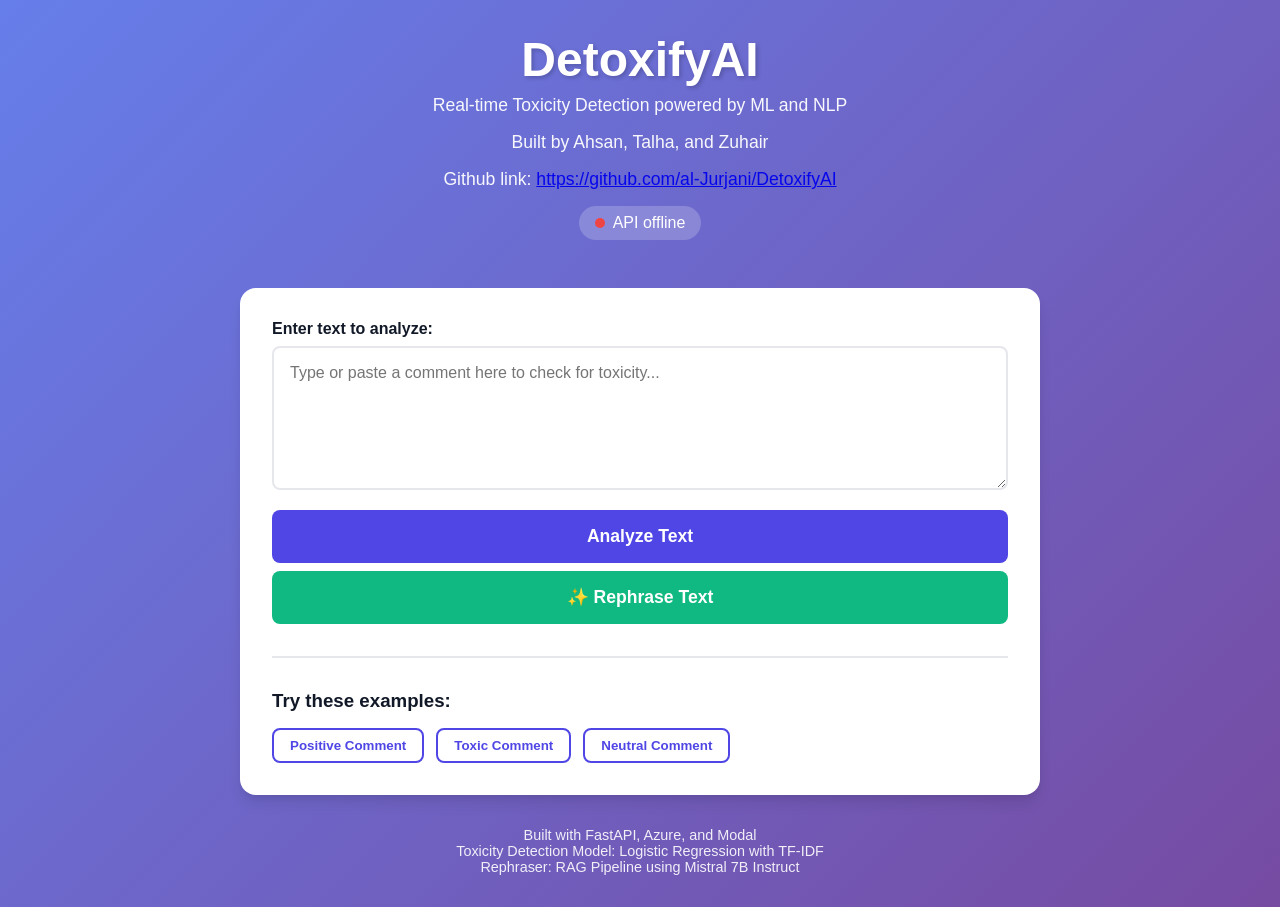
<file: frontend/index.html>
<!DOCTYPE html>
<html lang="en">
<head>
    <meta charset="UTF-8">
    <meta name="viewport" content="width=device-width, initial-scale=1.0">
    <title>DetoxifyAI - Toxicity Detection</title>
    <link rel="stylesheet" href="styles.css">
</head>
<body>
    <div class="container">
        <header>
            <h1>DetoxifyAI</h1>
            <p class="subtitle">Real-time Toxicity Detection powered by ML and NLP</p>
            <p class="subtitle"> Built by Ahsan, Talha, and Zuhair</p>
            <p class="subtitle"> Github link: <a href="https://github.com/al-Jurjani/DetoxifyAI" target="_blank">https://github.com/al-Jurjani/DetoxifyAI</a></p>
            <div class="status-indicator">
                <span class="status-dot" id="statusDot"></span>
                <span id="statusText">Checking connection...</span>
            </div>
        </header>

        <main>
            <div class="input-section">
                <label for="textInput">Enter text to analyze:</label>
                <textarea
                    id="textInput"
                    placeholder="Type or paste a comment here to check for toxicity..."
                    rows="6"
                ></textarea>
                <button id="analyzeBtn" class="btn-primary">
                    <span id="btnText">Analyze Text</span>
                    <span id="btnLoader" class="loader hidden"></span>
                </button>
                <button id="rephraseBtn" class="btn-secondary" onclick="rephraseText()">
                    ✨ Rephrase Text
                </button>
            </div>

            <div class="results-section hidden" id="resultsSection">
                <h2>Analysis Results</h2>

                <div class="result-card" id="resultCard">
                    <div class="prediction-badge" id="predictionBadge">
                        <span id="predictionText">NON-TOXIC</span>
                    </div>

                    <div class="confidence-meter">
                        <div class="confidence-label">
                            <span>Confidence Score</span>
                            <span id="confidencePercent">0%</span>
                        </div>
                        <div class="confidence-bar">
                            <div class="confidence-fill" id="confidenceFill"></div>
                        </div>
                    </div>

                    <div class="toxicity-meter">
                        <div class="toxicity-label">
                            <span>Toxicity Probability</span>
                            <span id="toxicityPercent">0%</span>
                        </div>
                        <div class="toxicity-bar">
                            <div class="toxicity-fill" id="toxicityFill"></div>
                        </div>
                    </div>

                    <div class="analyzed-text">
                        <h3>Analyzed Text:</h3>
                        <p id="analyzedText"></p>
                    </div>
                </div>
            </div>

            <div class="rephrase-section hidden" id="rephraseSection">
                <!-- Results will be inserted here by JavaScript -->
            </div>

            <div class="examples-section">
                <h3>Try these examples:</h3>
                <div class="example-buttons">
                    <button class="btn-example" data-text="I love this product, it's amazing!">Positive Comment</button>
                    <button class="btn-example" data-text="You're an idiot, nobody likes you">Toxic Comment</button>
                    <button class="btn-example" data-text="This is just a normal comment about the weather">Neutral Comment</button>
                </div>
            </div>
        </main>

        <footer>
            <p>Built with FastAPI, Azure, and Modal <br> Toxicity Detection Model: Logistic Regression with TF-IDF <br> Rephraser: RAG Pipeline using Mistral 7B Instruct</p>
        </footer>
    </div>

    <script src="app.js"></script>
</body>
</html>
</file>
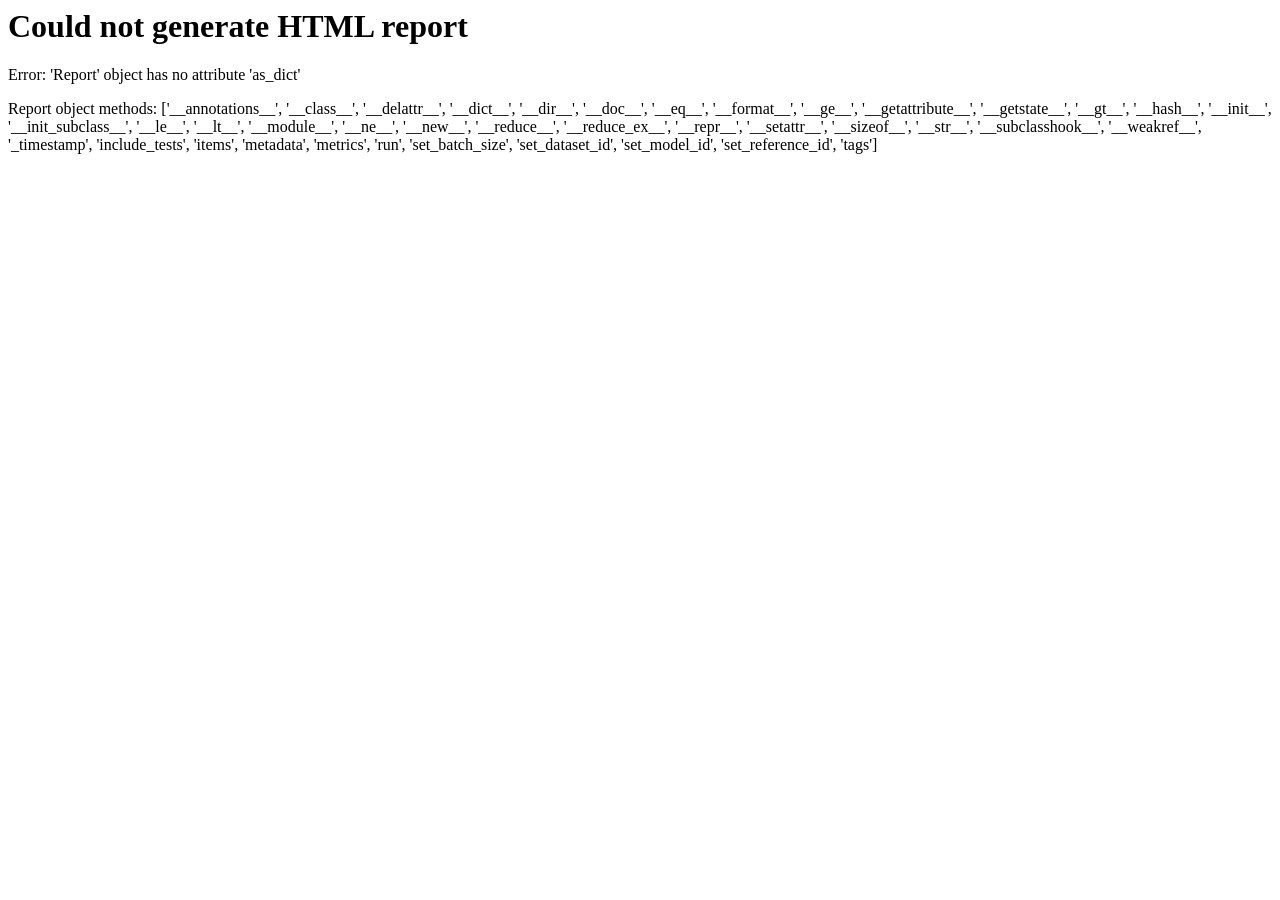
<file: evidently_workspace/data_drift_report.html>
<html>
                <head><title>Report Error</title></head>
                <body>
                <h1>Could not generate HTML report</h1>
                <p>Error: 'Report' object has no attribute 'as_dict'</p>
                <p>Report object methods: ['__annotations__', '__class__', '__delattr__', '__dict__', '__dir__', '__doc__', '__eq__', '__format__', '__ge__', '__getattribute__', '__getstate__', '__gt__', '__hash__', '__init__', '__init_subclass__', '__le__', '__lt__', '__module__', '__ne__', '__new__', '__reduce__', '__reduce_ex__', '__repr__', '__setattr__', '__sizeof__', '__str__', '__subclasshook__', '__weakref__', '_timestamp', 'include_tests', 'items', 'metadata', 'metrics', 'run', 'set_batch_size', 'set_dataset_id', 'set_model_id', 'set_reference_id', 'tags']</p>
                </body>
                </html>
</file>
<file: frontend/styles.css>
* {
    margin: 0;
    padding: 0;
    box-sizing: border-box;
}

:root {
    --primary-color: #4f46e5;
    --primary-hover: #4338ca;
    --toxic-color: #ef4444;
    --non-toxic-color: #10b981;
    --bg-color: #f9fafb;
    --card-bg: #ffffff;
    --text-primary: #111827;
    --text-secondary: #6b7280;
    --border-color: #e5e7eb;
    --shadow: 0 4px 6px -1px rgba(0, 0, 0, 0.1), 0 2px 4px -1px rgba(0, 0, 0, 0.06);
    --shadow-lg: 0 10px 15px -3px rgba(0, 0, 0, 0.1), 0 4px 6px -2px rgba(0, 0, 0, 0.05);
}

body {
    font-family: 'Segoe UI', Tahoma, Geneva, Verdana, sans-serif;
    background: linear-gradient(135deg, #667eea 0%, #764ba2 100%);
    min-height: 100vh;
    padding: 2rem 1rem;
    color: var(--text-primary);
}

.container {
    max-width: 800px;
    margin: 0 auto;
}

header {
    text-align: center;
    margin-bottom: 3rem;
    color: white;
}

header h1 {
    font-size: 3rem;
    font-weight: 700;
    margin-bottom: 0.5rem;
    text-shadow: 2px 2px 4px rgba(0, 0, 0, 0.2);
}

.subtitle {
    font-size: 1.1rem;
    opacity: 0.95;
    margin-bottom: 1rem;
}

.status-indicator {
    display: inline-flex;
    align-items: center;
    gap: 0.5rem;
    background: rgba(255, 255, 255, 0.2);
    padding: 0.5rem 1rem;
    border-radius: 2rem;
    /* backdrop-filter: blur(10px); */
}

.status-dot {
    width: 10px;
    height: 10px;
    border-radius: 50%;
    background: #fbbf24;
    animation: pulse 2s infinite;
}

.status-dot.online {
    background: #10b981;
}

.status-dot.offline {
    background: #ef4444;
    animation: none;
}

@keyframes pulse {
    0%, 100% { opacity: 1; }
    50% { opacity: 0.5; }
}

main {
    background: var(--card-bg);
    border-radius: 1rem;
    padding: 2rem;
    box-shadow: var(--shadow-lg);
}

.input-section {
    margin-bottom: 2rem;
}

label {
    display: block;
    font-weight: 600;
    margin-bottom: 0.5rem;
    color: var(--text-primary);
}

textarea {
    width: 100%;
    padding: 1rem;
    border: 2px solid var(--border-color);
    border-radius: 0.5rem;
    font-size: 1rem;
    font-family: inherit;
    resize: vertical;
    transition: border-color 0.2s;
}

textarea:focus {
    outline: none;
    border-color: var(--primary-color);
}

.btn-primary {
    width: 100%;
    padding: 1rem;
    background: var(--primary-color);
    color: white;
    border: none;
    border-radius: 0.5rem;
    font-size: 1.1rem;
    font-weight: 600;
    cursor: pointer;
    transition: background 0.2s, transform 0.1s;
    margin-top: 1rem;
    display: flex;
    align-items: center;
    justify-content: center;
    gap: 0.5rem;
}

.btn-primary:hover {
    background: var(--primary-hover);
}

.btn-primary:active {
    transform: scale(0.98);
}

.btn-primary:disabled {
    background: var(--text-secondary);
    cursor: not-allowed;
}

.loader {
    width: 20px;
    height: 20px;
    border: 3px solid rgba(255, 255, 255, 0.3);
    border-top-color: white;
    border-radius: 50%;
    animation: spin 0.8s linear infinite;
}

@keyframes spin {
    to { transform: rotate(360deg); }
}

.hidden {
    display: none !important;
}

.results-section {
    margin-top: 2rem;
    padding-top: 2rem;
    border-top: 2px solid var(--border-color);
}

.results-section h2 {
    margin-bottom: 1rem;
    color: var(--text-primary);
}

.result-card {
    background: var(--bg-color);
    padding: 1.5rem;
    border-radius: 0.75rem;
    border: 1px solid var(--border-color);
}

.prediction-badge {
    display: inline-block;
    padding: 0.75rem 1.5rem;
    border-radius: 2rem;
    font-weight: 700;
    font-size: 1.1rem;
    margin-bottom: 1.5rem;
}

.prediction-badge.toxic {
    background: #fee2e2;
    color: var(--toxic-color);
}

.prediction-badge.non-toxic {
    background: #d1fae5;
    color: var(--non-toxic-color);
}

.confidence-meter, .toxicity-meter {
    margin-bottom: 1.5rem;
}

.confidence-label, .toxicity-label {
    display: flex;
    justify-content: space-between;
    margin-bottom: 0.5rem;
    font-weight: 600;
    color: var(--text-primary);
}

.confidence-bar, .toxicity-bar {
    height: 1.5rem;
    background: var(--border-color);
    border-radius: 1rem;
    overflow: hidden;
}

.confidence-fill, .toxicity-fill {
    height: 100%;
    background: linear-gradient(90deg, var(--primary-color), var(--primary-hover));
    transition: width 0.5s ease;
    border-radius: 1rem;
}

.toxicity-fill {
    background: linear-gradient(90deg, var(--non-toxic-color), var(--toxic-color));
}

.analyzed-text {
    margin-top: 1.5rem;
    padding-top: 1.5rem;
    border-top: 1px solid var(--border-color);
}

.analyzed-text h3 {
    font-size: 0.9rem;
    color: var(--text-secondary);
    margin-bottom: 0.5rem;
}

.analyzed-text p {
    color: var(--text-primary);
    line-height: 1.6;
}

.examples-section {
    margin-top: 2rem;
    padding-top: 2rem;
    border-top: 2px solid var(--border-color);
}

.examples-section h3 {
    margin-bottom: 1rem;
    color: var(--text-primary);
}

.example-buttons {
    display: flex;
    gap: 0.75rem;
    flex-wrap: wrap;
}

.btn-example {
    padding: 0.5rem 1rem;
    background: white;
    border: 2px solid var(--primary-color);
    color: var(--primary-color);
    border-radius: 0.5rem;
    font-weight: 600;
    cursor: pointer;
    transition: all 0.2s;
}

.btn-example:hover {
    background: var(--primary-color);
    color: white;
}

footer {
    text-align: center;
    margin-top: 2rem;
    color: white;
    opacity: 0.9;
    font-size: 0.9rem;
}

@media (max-width: 640px) {
    header h1 {
        font-size: 2rem;
    }

    main {
        padding: 1.5rem;
    }

    .example-buttons {
        flex-direction: column;
    }

    .btn-example {
        width: 100%;
    }
}


/* Rephrase button styling */
.btn-secondary {
    width: 100%;
    padding: 1rem;
    background: #10b981;
    color: white;
    border: none;
    border-radius: 0.5rem;
    font-size: 1.1rem;
    font-weight: 600;
    cursor: pointer;
    transition: background 0.2s, transform 0.1s;
    margin-top: 0.5rem;
    display: flex;
    align-items: center;
    justify-content: center;
    gap: 0.5rem;
}

.btn-secondary:hover {
    background: #059669;
}

.btn-secondary:disabled {
    background: var(--text-secondary);
    cursor: not-allowed;
}

/* Rephrase results styling */
.rephrase-section {
    margin-top: 2rem;
    padding-top: 2rem;
    border-top: 2px solid var(--border-color);
}

.rephrase-result {
    padding: 1.5rem;
}

.rephrase-result h3 {
    font-size: 0.9rem;
    color: var(--text-secondary);
    margin-bottom: 0.5rem;
    text-transform: uppercase;
}

.toxic-text {
    background: #fee2e2;
    padding: 1rem;
    border-radius: 0.5rem;
    border-left: 4px solid var(--toxic-color);
    color: var(--text-primary);
    margin-bottom: 1rem;
}

.arrow-down {
    text-align: center;
    font-size: 2rem;
    color: var(--primary-color);
    margin: 1rem 0;
}

.professional-text {
    background: #d1fae5;
    padding: 1rem;
    border-radius: 0.5rem;
    border-left: 4px solid var(--non-toxic-color);
    color: var(--text-primary);
}

/* Examples used section */
.examples-used {
    margin-top: 2rem;
}

.examples-used h3 {
    margin-bottom: 1rem;
    color: var(--text-primary);
}

.examples-grid {
    display: grid;
    gap: 1rem;
}

.example-card {
    background: white;
    border: 1px solid var(--border-color);
    border-radius: 0.5rem;
    padding: 1rem;
    display: flex;
    gap: 1rem;
}

.example-number {
    background: var(--primary-color);
    color: white;
    width: 32px;
    height: 32px;
    border-radius: 50%;
    display: flex;
    align-items: center;
    justify-content: center;
    font-weight: 700;
    flex-shrink: 0;
}

.example-content {
    flex: 1;
}

.example-toxic {
    color: var(--toxic-color);
    margin-bottom: 0.5rem;
    font-size: 0.9rem;
}

.example-professional {
    color: var(--non-toxic-color);
    margin-bottom: 0.5rem;
    font-size: 0.9rem;
}

.example-category {
    display: inline-block;
    background: var(--bg-color);
    padding: 0.25rem 0.5rem;
    border-radius: 0.25rem;
    font-size: 0.75rem;
    color: var(--text-secondary);
}

/* Guardrail status styling */
.guardrail-status {
    background: #f0fdf4;
    border: 2px solid #10b981;
    border-radius: 0.5rem;
    padding: 1rem;
    margin-bottom: 1.5rem;
}

.guardrail-badge {
    display: inline-block;
    padding: 0.5rem 1rem;
    border-radius: 0.5rem;
    font-weight: 600;
    margin-bottom: 0.75rem;
}

.guardrail-badge.success {
    background: #d1fae5;
    color: #10b981;
}

.guardrail-status p {
    margin: 0.25rem 0;
    font-size: 0.9rem;
}

.guardrail-info {
    margin-top: 1rem;
    padding-top: 1rem;
    border-top: 1px solid var(--border-color);
    font-size: 0.9rem;
}

.blocked-output {
    margin-top: 1rem;
    padding: 1rem;
    background: #fef2f2;
    border-radius: 0.5rem;
    border-left: 4px solid var(--toxic-color);
}
</file>
